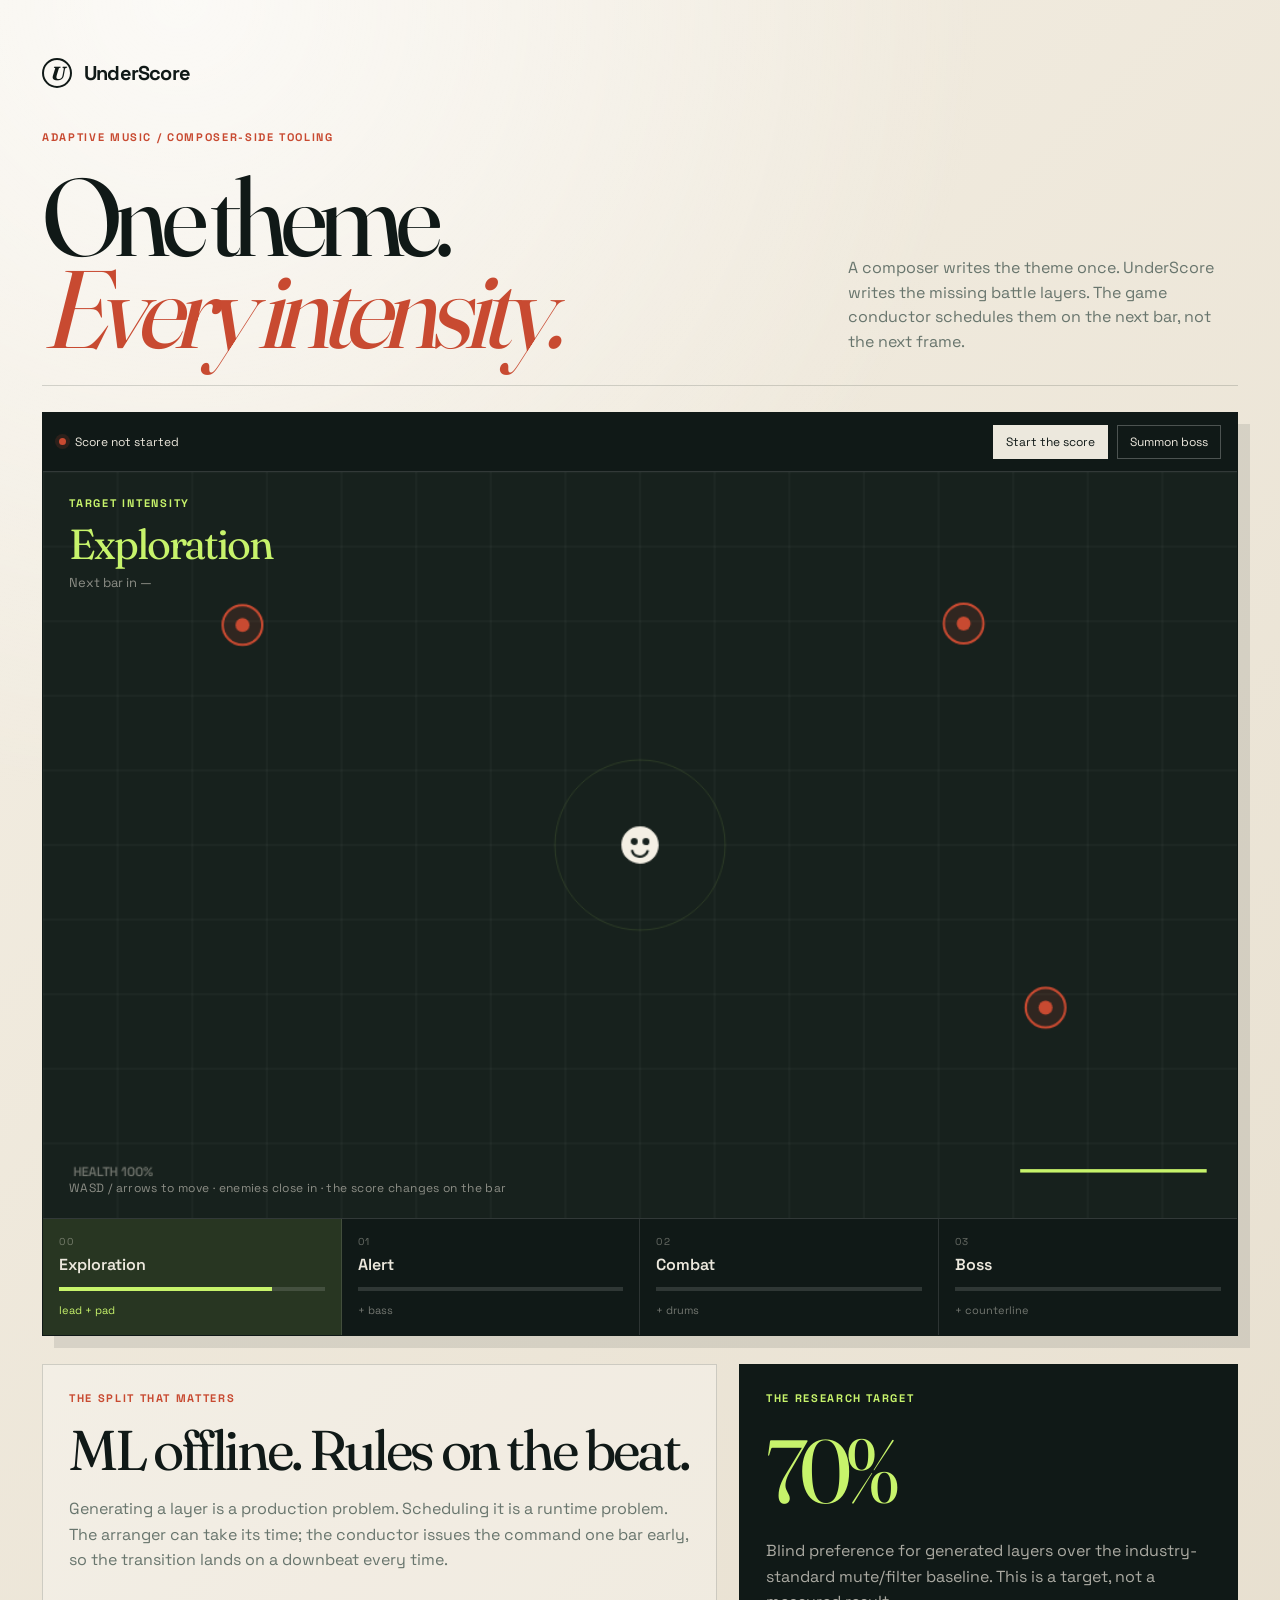
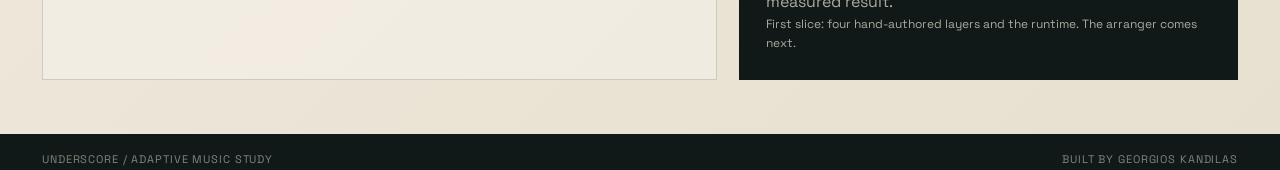
<file: index.html>
<!doctype html>
<html lang="en">
  <head>
    <meta charset="utf-8" />
    <meta http-equiv="refresh" content="0; url=web/" />
    <title>UnderScore — one theme, every intensity</title>
  </head>
  <body>
    <p>Open <a href="web/">the UnderScore demo</a>.</p>
  </body>
</html>
</file>
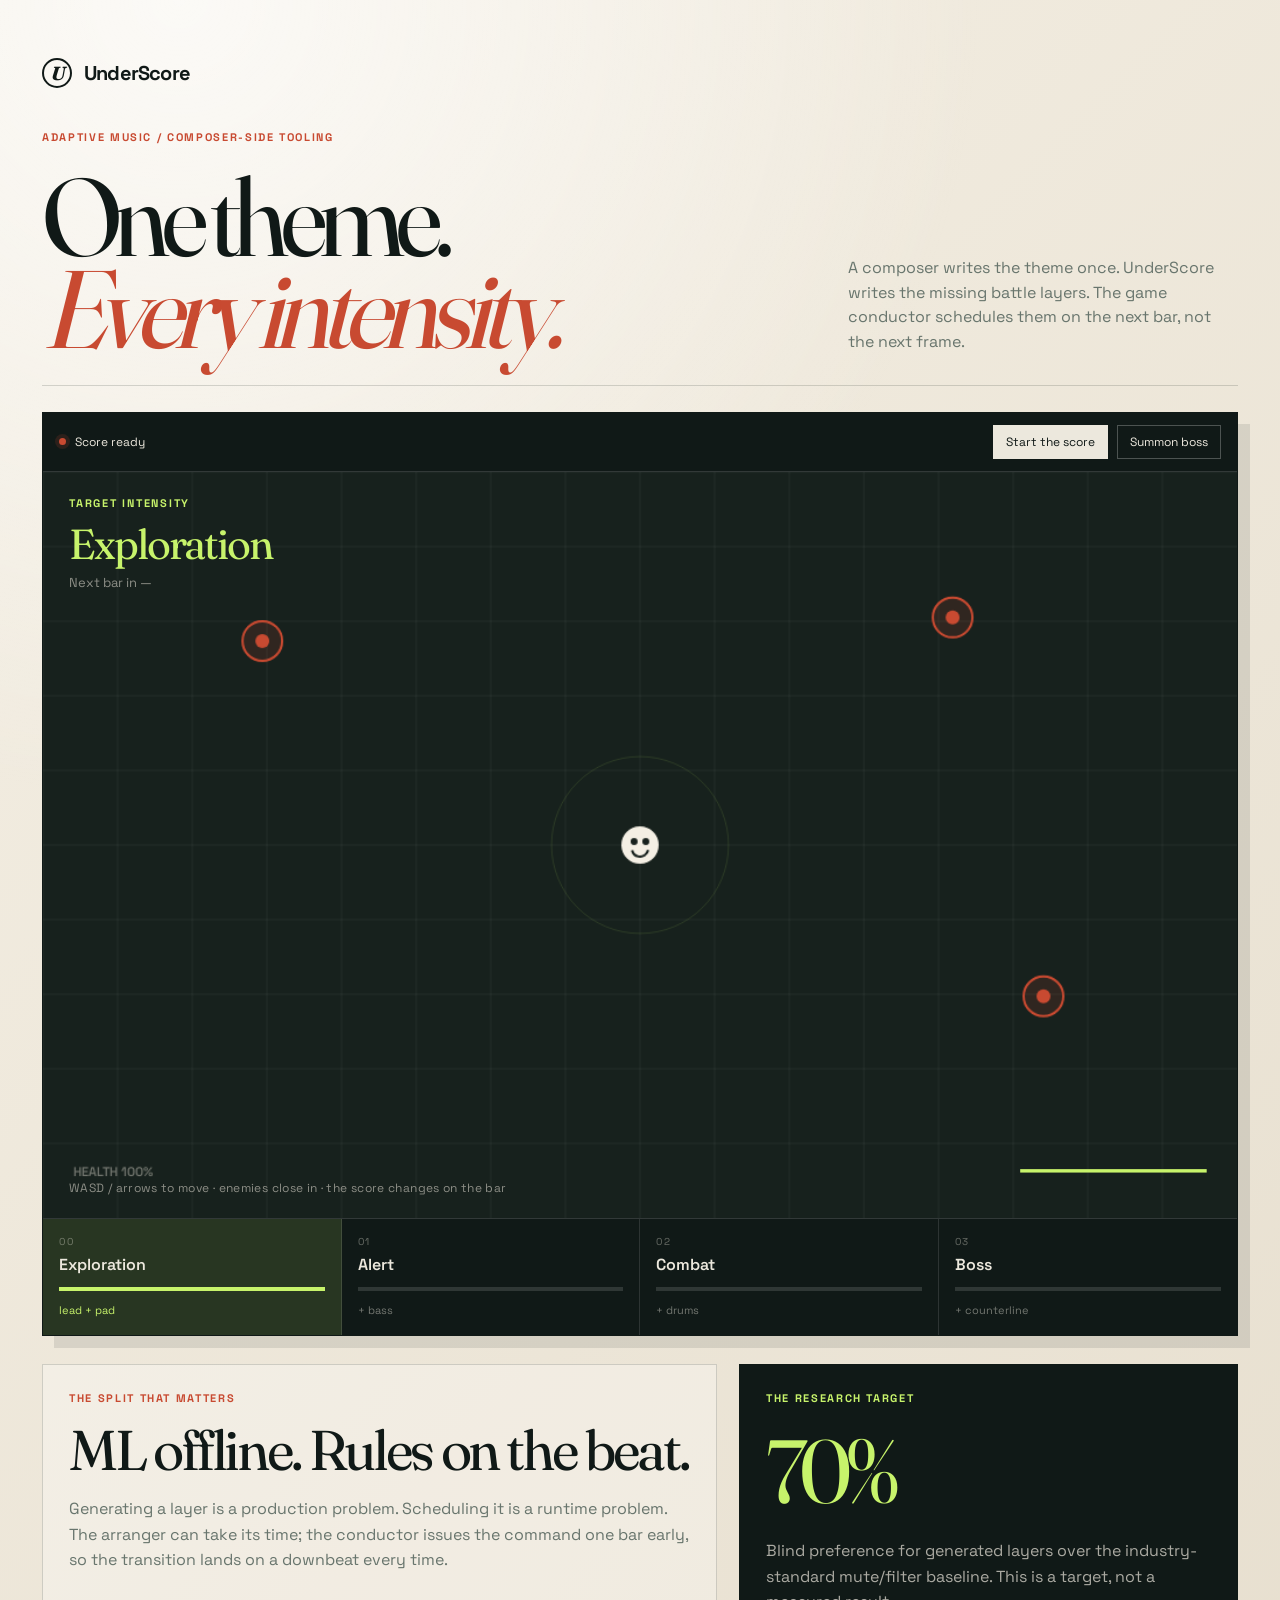
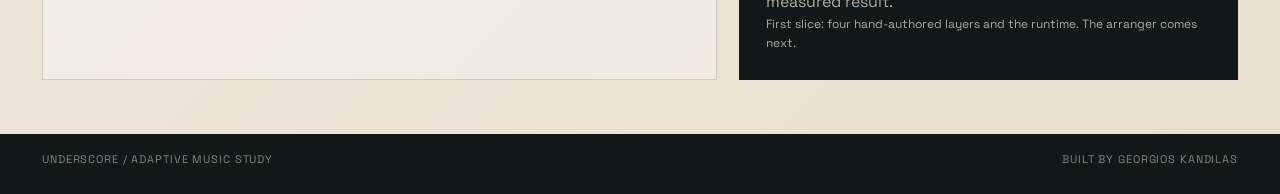
<file: web/index.html>
<!doctype html>
<html lang="en">
  <head>
    <meta charset="utf-8" />
    <meta name="viewport" content="width=device-width, initial-scale=1" />
    <meta
      name="description"
      content="UnderScore is a composer-side arranger for adaptive game music: one theme, four synchronized intensity layers, bar-quantized transitions."
    />
    <title>UnderScore — one theme, every intensity</title>
    <link rel="stylesheet" href="style.css" />
  </head>
  <body>
    <main class="shell">
      <header class="masthead">
        <div class="brand">
          <span class="brand-mark" aria-hidden="true">U</span>
          <span>UnderScore</span>
        </div>
        <p class="kicker">Adaptive music / composer-side tooling</p>
        <h1>One theme.<br /><em>Every intensity.</em></h1>
        <p class="lede">
          A composer writes the theme once. UnderScore writes the missing battle layers.
          The game conductor schedules them on the next bar, not the next frame.
        </p>
      </header>

      <section class="stage-wrap" aria-label="Adaptive music demo">
        <div class="stage-bar">
          <div class="stage-status">
            <span class="status-dot"></span>
            <span id="status">Score not started</span>
          </div>
          <div class="stage-actions">
            <button id="start" class="solid">Start the score</button>
            <button id="boss" class="ghost" aria-pressed="false">Summon boss</button>
          </div>
        </div>

        <div class="stage">
          <canvas id="game" width="1024" height="640" aria-label="Adaptive music game scene"></canvas>
          <div class="now-playing">
            <p class="micro">TARGET INTENSITY</p>
            <div class="intensity-name" id="intensity">Exploration</div>
            <p class="clock" id="clock">Next bar in —</p>
          </div>
          <div class="controls">WASD / arrows to move · enemies close in · the score changes on the bar</div>
        </div>

        <div class="layers" id="layers">
          <div class="layer" data-layer="exploration">
            <span class="layer-index">00</span>
            <span class="layer-name">Exploration</span>
            <span class="layer-meter"><i></i></span>
            <span class="layer-state">lead + pad</span>
          </div>
          <div class="layer" data-layer="alert">
            <span class="layer-index">01</span>
            <span class="layer-name">Alert</span>
            <span class="layer-meter"><i></i></span>
            <span class="layer-state">+ bass</span>
          </div>
          <div class="layer" data-layer="combat">
            <span class="layer-index">02</span>
            <span class="layer-name">Combat</span>
            <span class="layer-meter"><i></i></span>
            <span class="layer-state">+ drums</span>
          </div>
          <div class="layer" data-layer="boss">
            <span class="layer-index">03</span>
            <span class="layer-name">Boss</span>
            <span class="layer-meter"><i></i></span>
            <span class="layer-state">+ counterline</span>
          </div>
        </div>
      </section>

      <section class="below">
        <article class="note">
          <p class="eyebrow">The split that matters</p>
          <h2>ML offline. Rules on the beat.</h2>
          <p>
            Generating a layer is a production problem. Scheduling it is a runtime problem.
            The arranger can take its time; the conductor issues the command one bar early,
            so the transition lands on a downbeat every time.
          </p>
        </article>
        <article class="metric-card">
          <p class="eyebrow">The research target</p>
          <div class="metric">70%</div>
          <p>
            Blind preference for generated layers over the industry-standard mute/filter
            baseline. This is a target, not a measured result.
          </p>
          <p class="muted">First slice: four hand-authored layers and the runtime. The arranger comes next.</p>
        </article>
      </section>
    </main>
    <footer class="footer">
      <span>UnderScore / adaptive music study</span>
      <span>Built by Georgios Kandilas</span>
    </footer>
    <script src="app.js"></script>
  </body>
</html>
</file>
<file: web/style.css>
@font-face {
  font-family: "Fraunces";
  src: url("assets/fonts/Fraunces.ttf") format("truetype");
  font-weight: 100 900;
}
@font-face {
  font-family: "Space Grotesk";
  src: url("assets/fonts/SpaceGrotesk.ttf") format("truetype");
  font-weight: 300 700;
}

:root {
  --paper: #f4efe4;
  --paper-deep: #e7dfcf;
  --ink: #101917;
  --ink-soft: #1b2722;
  --muted: #68756d;
  --accent: #c84a31;
  --acid: #c7f36b;
  --blue: #6f8fe8;
  --line: rgba(16, 25, 23, 0.16);
}

* {
  box-sizing: border-box;
}

html {
  background: var(--ink);
}

body {
  margin: 0;
  min-height: 100vh;
  color: var(--ink);
  background:
    radial-gradient(circle at 14% 0%, rgba(255, 255, 255, 0.7), transparent 38%),
    linear-gradient(135deg, var(--paper), var(--paper-deep));
  font-family: "Space Grotesk", "Segoe UI", sans-serif;
}

.shell {
  max-width: 1360px;
  margin: 0 auto;
  padding: 34px 42px 0;
}

.masthead {
  display: grid;
  grid-template-columns: minmax(0, 1fr) minmax(300px, 0.58fr);
  align-items: end;
  gap: 26px;
  padding: 24px 0 30px;
  border-bottom: 1px solid var(--line);
}

.brand {
  display: flex;
  align-items: center;
  gap: 12px;
  grid-column: 1 / -1;
  font-size: 20px;
  font-weight: 700;
  letter-spacing: -0.04em;
}

.brand-mark {
  display: grid;
  place-items: center;
  width: 30px;
  height: 30px;
  border: 2px solid var(--ink);
  border-radius: 50%;
  font-family: "Fraunces", Georgia, serif;
  font-size: 19px;
  font-style: italic;
}

.kicker,
.eyebrow {
  margin: 0;
  color: var(--accent);
  font-size: 11px;
  font-weight: 700;
  letter-spacing: 0.15em;
  text-transform: uppercase;
}

.kicker {
  grid-column: 1 / -1;
  margin-top: 16px;
}

h1 {
  margin: 0;
  font-family: "Fraunces", Georgia, serif;
  font-size: clamp(56px, 8.6vw, 116px);
  font-weight: 400;
  line-height: 0.84;
  letter-spacing: -0.07em;
}

h1 em {
  color: var(--accent);
}

.lede {
  margin: 0;
  max-width: 390px;
  justify-self: end;
  color: var(--muted);
  font-size: 16px;
  line-height: 1.55;
}

.stage-wrap {
  margin: 26px 0 0;
  border: 1px solid var(--ink);
  background: var(--ink);
  box-shadow: 12px 12px 0 rgba(16, 25, 23, 0.1);
}

.stage-bar {
  display: flex;
  justify-content: space-between;
  align-items: center;
  gap: 16px;
  padding: 12px 16px;
  color: #ece8dd;
  border-bottom: 1px solid rgba(255, 255, 255, 0.14);
  font-size: 12px;
}

.stage-status,
.stage-actions {
  display: flex;
  align-items: center;
  gap: 9px;
}

.status-dot {
  width: 7px;
  height: 7px;
  border-radius: 50%;
  background: var(--accent);
  box-shadow: 0 0 0 4px rgba(200, 74, 49, 0.15);
}

button {
  border: 1px solid rgba(255, 255, 255, 0.25);
  background: transparent;
  color: inherit;
  padding: 8px 12px;
  font: inherit;
  cursor: pointer;
  transition: background 160ms ease, color 160ms ease, border-color 160ms ease;
}

button:hover {
  border-color: var(--acid);
  color: var(--acid);
}

button.solid {
  background: #ece8dd;
  color: var(--ink);
  border-color: #ece8dd;
}

button.solid:hover {
  background: var(--accent);
  border-color: var(--accent);
  color: white;
}

button.ghost[aria-pressed="true"] {
  background: var(--accent);
  border-color: var(--accent);
  color: white;
}

.stage {
  position: relative;
  overflow: hidden;
  background: #17211d;
}

canvas {
  display: block;
  width: 100%;
  height: auto;
}

.now-playing {
  position: absolute;
  top: 24px;
  left: 26px;
  color: #ece8dd;
}

.micro {
  margin: 0;
  color: var(--acid);
  font-size: 11px;
  font-weight: 700;
  letter-spacing: 0.16em;
  text-transform: uppercase;
}

.intensity-name {
  margin-top: 8px;
  font-family: "Fraunces", Georgia, serif;
  font-size: 42px;
  letter-spacing: -0.05em;
}

.clock {
  margin: 4px 0 0;
  color: rgba(236, 232, 221, 0.55);
  font-size: 13px;
}

.controls {
  position: absolute;
  left: 26px;
  bottom: 22px;
  color: rgba(236, 232, 221, 0.55);
  font-size: 12px;
  letter-spacing: 0.03em;
}

.layers {
  display: grid;
  grid-template-columns: repeat(4, 1fr);
  border-top: 1px solid rgba(255, 255, 255, 0.14);
}

.layer {
  padding: 16px;
  color: #ece8dd;
  border-right: 1px solid rgba(255, 255, 255, 0.12);
  transition: background 160ms ease;
}

.layer:last-child {
  border-right: 0;
}

.layer.active {
  background: rgba(199, 243, 107, 0.13);
}

.layer-index {
  display: block;
  color: rgba(236, 232, 221, 0.4);
  font-size: 10px;
  letter-spacing: 0.16em;
}

.layer-name {
  display: block;
  margin-top: 6px;
  font-size: 16px;
  font-weight: 600;
}

.layer-meter {
  display: block;
  height: 4px;
  margin: 12px 0 7px;
  background: rgba(255, 255, 255, 0.13);
}

.layer-meter i {
  display: block;
  width: 0;
  height: 100%;
  background: var(--acid);
  transition: width 300ms ease;
}

.layer.active .layer-meter i {
  width: 100%;
}

.layer-state {
  color: rgba(236, 232, 221, 0.45);
  font-size: 11px;
}

.below {
  display: grid;
  grid-template-columns: 1.15fr 0.85fr;
  gap: 22px;
  margin: 28px 0 54px;
}

.note,
.metric-card {
  padding: 26px;
  border: 1px solid var(--line);
  background: rgba(255, 255, 255, 0.28);
}

.note h2 {
  margin: 10px 0 12px;
  font-family: "Fraunces", Georgia, serif;
  font-size: clamp(34px, 4.4vw, 56px);
  font-weight: 400;
  letter-spacing: -0.06em;
}

.note p:not(.eyebrow),
.metric-card p:not(.eyebrow) {
  margin: 0;
  color: var(--muted);
  line-height: 1.6;
  max-width: 62ch;
}

.metric-card {
  background: var(--ink);
  color: var(--paper);
}

.metric-card .eyebrow {
  color: var(--acid);
}

.metric {
  margin: 10px 0 12px;
  color: var(--acid);
  font-family: "Fraunces", Georgia, serif;
  font-size: clamp(54px, 7vw, 92px);
  letter-spacing: -0.065em;
}

.metric-card p:not(.eyebrow) {
  color: rgba(244, 239, 228, 0.68);
}

.metric-card .muted {
  margin-top: 18px;
  font-size: 12px;
  color: rgba(244, 239, 228, 0.42);
}

.footer {
  display: flex;
  justify-content: space-between;
  gap: 18px;
  padding: 18px 42px 28px;
  color: rgba(244, 239, 228, 0.5);
  background: var(--ink);
  font-size: 11px;
  letter-spacing: 0.08em;
  text-transform: uppercase;
}

@media (max-width: 900px) {
  .shell {
    padding: 22px 20px 0;
  }
  .masthead,
  .below {
    grid-template-columns: 1fr;
  }
  .lede {
    justify-self: start;
  }
  .layers {
    grid-template-columns: repeat(2, 1fr);
  }
  .footer {
    flex-direction: column;
    padding: 18px 20px 24px;
  }
}
</file>
